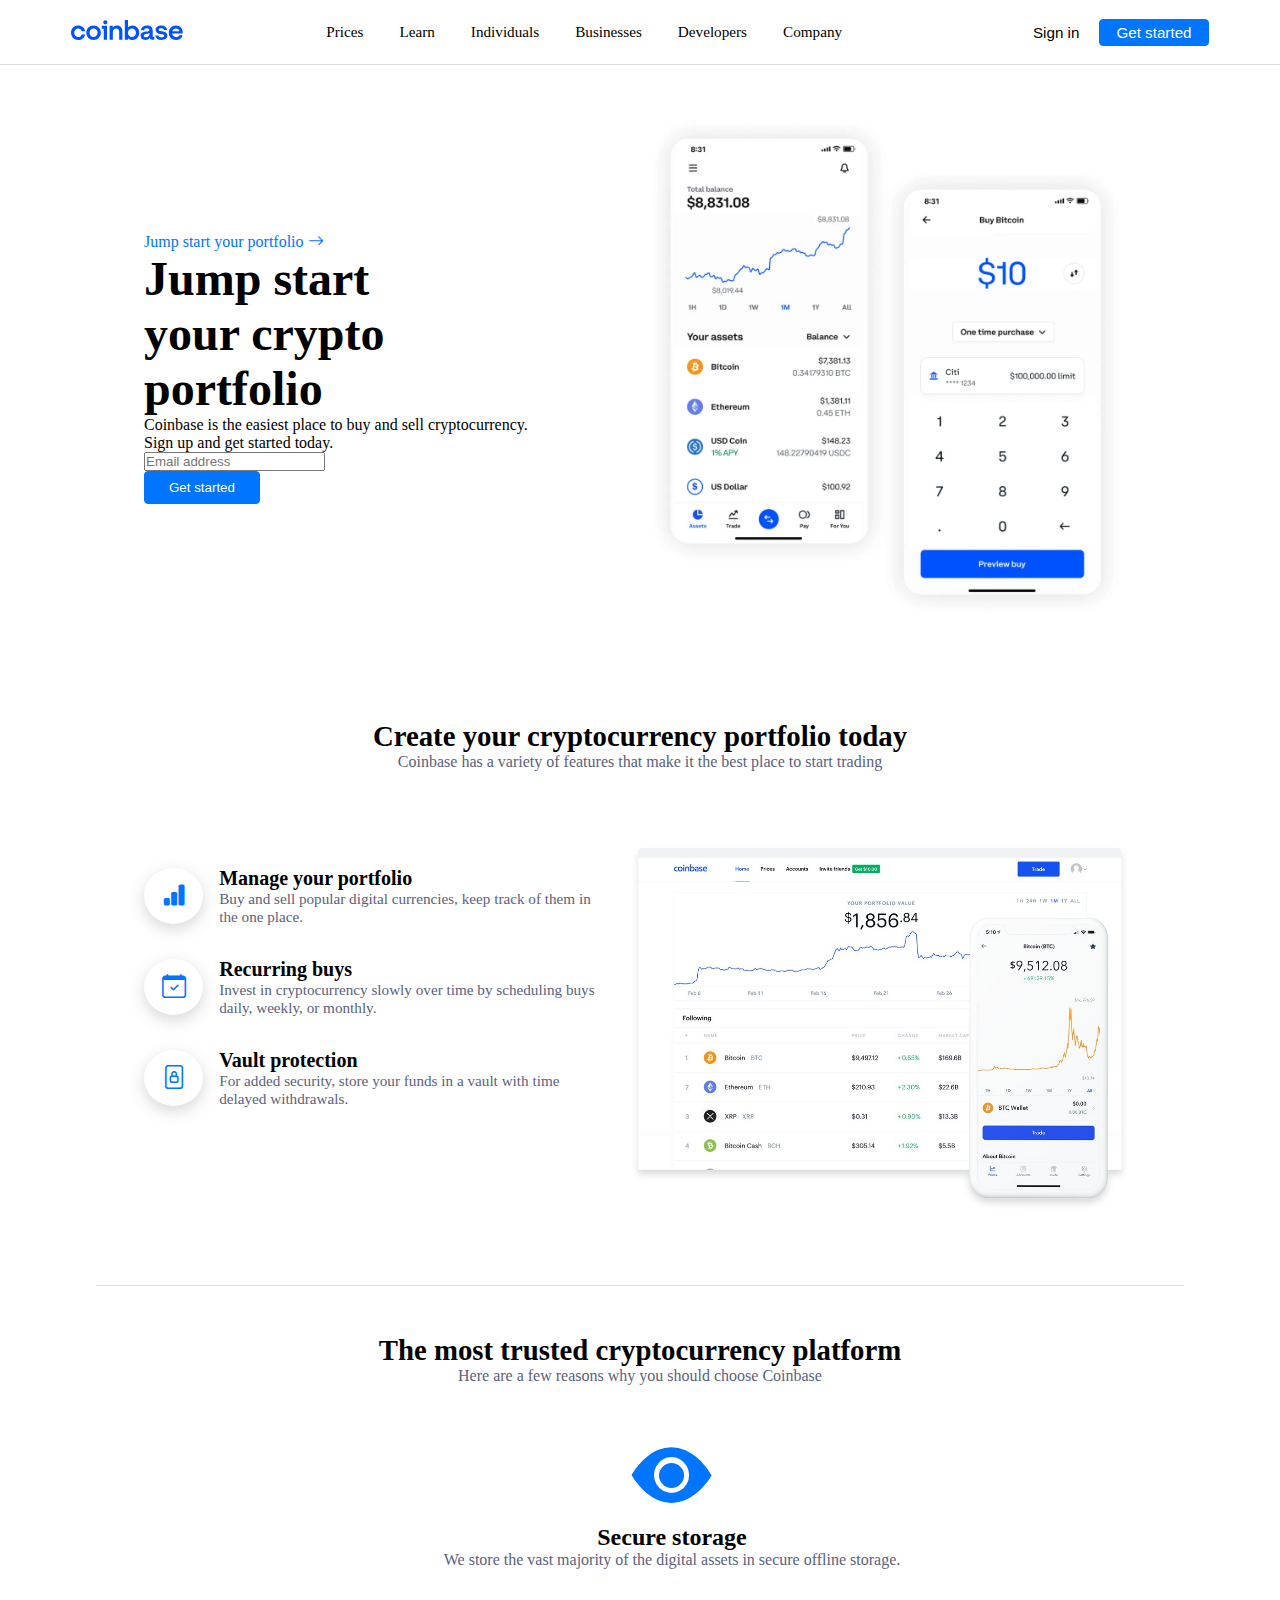
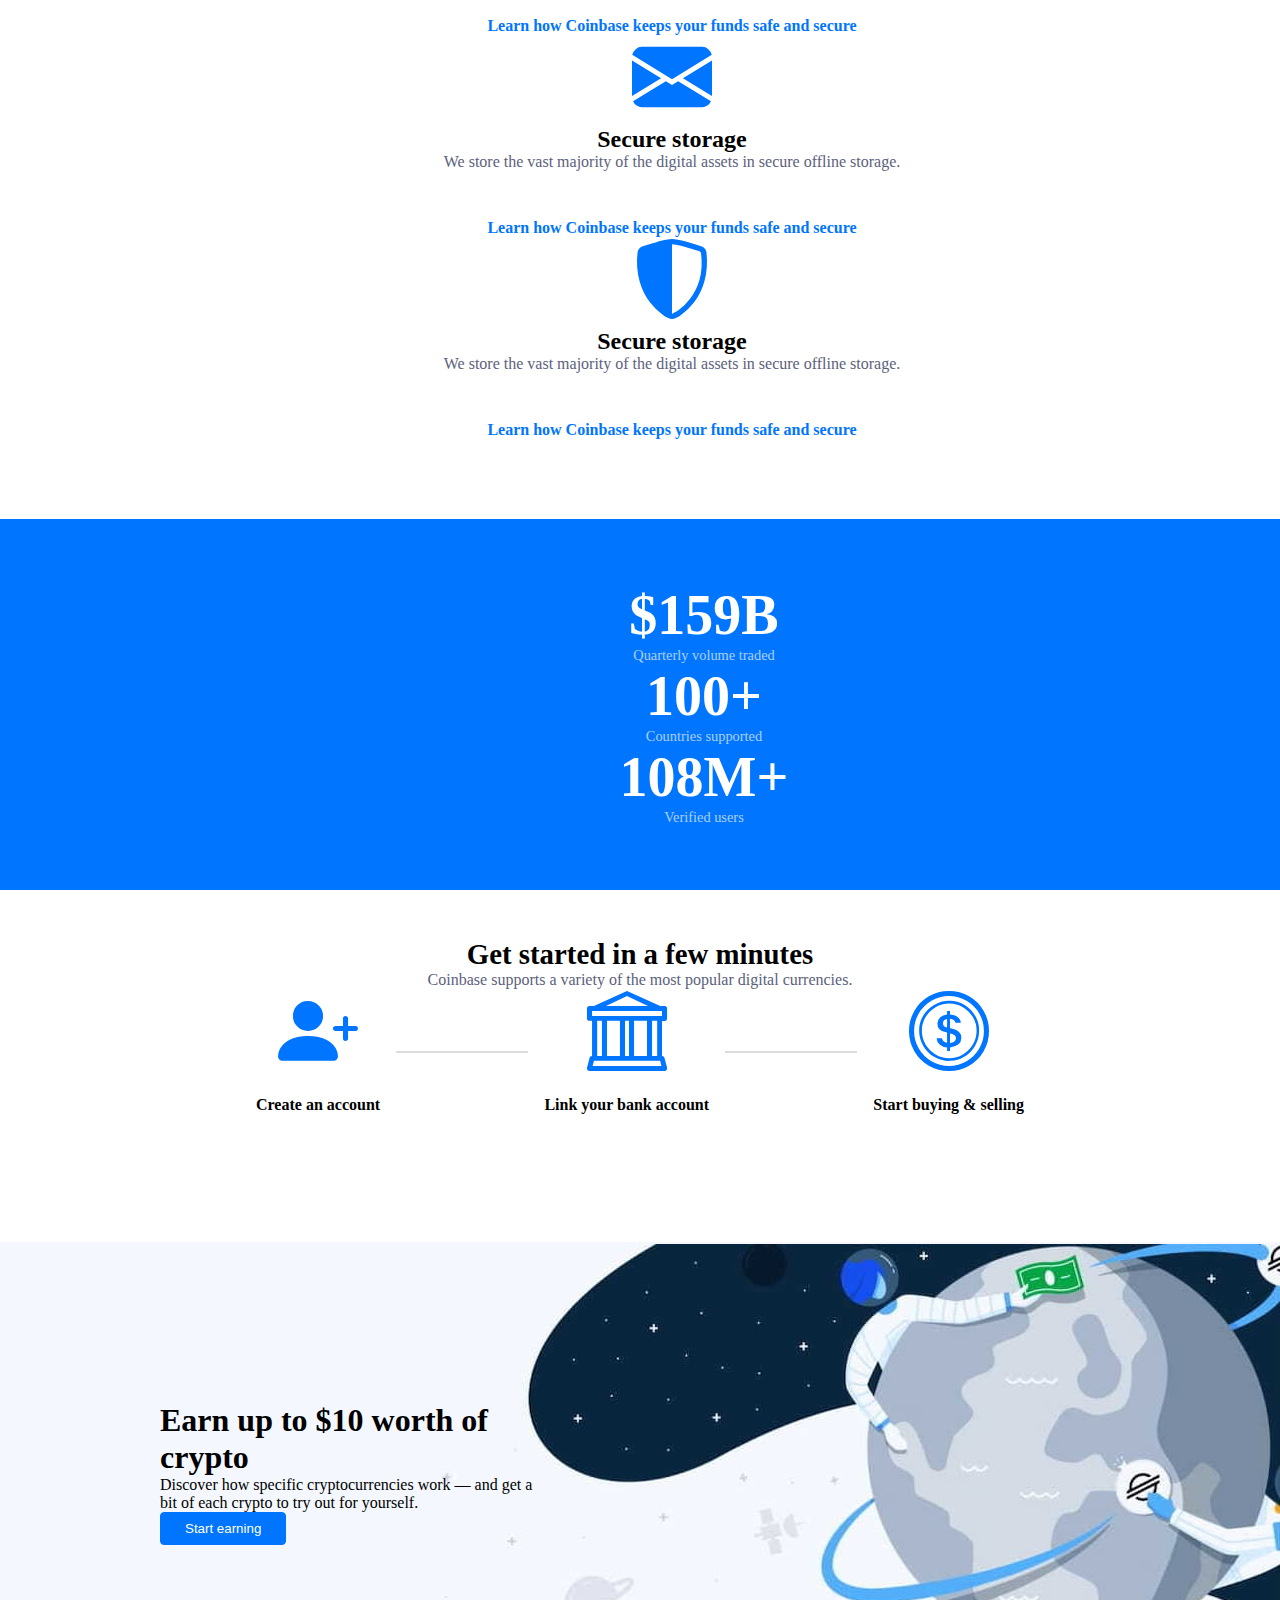
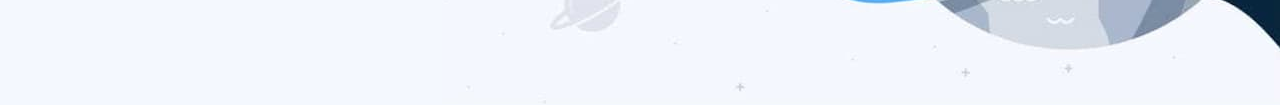
<file: html/index.html>
<!DOCTYPE html>
<html lang="en">
<head>
    <meta charset="UTF-8">
    <meta http-equiv="X-UA-Compatible" content="IE=edge">
    <meta name="viewport" content="width=device-width, initial-scale=1.0">
    <title>Document</title>
    <link href="https://cdn.jsdelivr.net/npm/bootstrap@5.3.0-alpha1/dist/css/bootstrap.min.css" rel="stylesheet" integrity="sha384-GLhlTQ8iRABdZLl6O3oVMWSktQOp6b7In1Zl3/Jr59b6EGGoI1aFkw7cmDA6j6gD" crossorigin="anonymous">
    <link rel="stylesheet" href="https://cdn.jsdelivr.net/npm/bootstrap-icons@1.10.3/font/bootstrap-icons.css">
    <link rel="stylesheet" href="../css/style.css">
</head>
<body>
    <nav class="nav">
        <div class="logo">
            <a href="#">
                <img src="../assets/img/logo.svg" alt="logo">
            </a>
        </div>
        <div class="menu d-none d-md-block">
            <ul class="main-menu">
                <li><a href="#">Prices</a></li>
                <li><a href="#">Learn</a></li>
                <li><a href="#">Individuals</a></li>
                <li><a href="#">Businesses</a></li>
                <li><a href="#">Developers</a></li>
                <li><a href="#">Company</a></li>
            </ul>
        </div>
        <div class="get-started">
            <button class="btn-sec-s">Sign in</button>
            <button class="btn-main-s">Get started</button>
        </div>
    </nav>
    <section class="sec-home container">
        <div class="home-cta">
            <div class="cta-text">
                <span>Jump start your portfolio</span>
                <i class="bi bi-arrow-right"></i>
            </div><!-- /. cta-text-->
            <h2 class="home-title h1">Jump start your crypto portfolio</h2>
            <p class="home-description">Coinbase is the easiest place to buy and sell cryptocurrency. 
                <br> Sign up and get started today.</p>
            <div class="lead-magnet row align-items-center">
                <div class="col">
                    <input type="text" class="form-control" placeholder="Email address">
                </div>
                <div class="col">
                    <button class="btn-main">Get started</button>
                </div>
            </div>
        </div> <!-- /. home-cta-->
        <div class="home-img d-none d-md-block">
            <img src="../assets/img/phone.webp" alt="wallet">
        </div>
    </section> <!-- /. sec-home-->
    <section class="sec-features container">
        <div class="intro">
            <h3>Create your cryptocurrency portfolio today</h3>
            <p>Coinbase has a variety of features that make it the best place to start trading</p>
        </div>
        <div class="features">
            <div class="text">
                <div class="feature">
                    <span class="icon-sm">
                        <i class="bi bi-bar-chart-fill"></i>
                    </span>
                    <div class="description">
                        <h4 class="description-title">Manage your portfolio</h4>
                        <h3 class="description-text">Buy and sell popular digital currencies, keep track of them in the one place.</h3>
                    </div>
                </div>
                <div class="feature">
                    <span class="icon-sm">
                        <i class="bi bi-calendar-check"></i>
                    </span>
                    <div class="description">
                        <h4 class="description-title">Recurring buys</h4>
                        <h3 class="description-text">Invest in cryptocurrency slowly over time by scheduling buys daily, weekly, or monthly.</h3>
                    </div>
                </div>
                <div class="feature">
                    <span class="icon-sm">
                        <i class="bi bi-file-lock"></i>
                    </span>
                    <div class="description">
                        <h4 class="description-title">Vault protection</h4>
                        <h3 class="description-text">For added security, store your funds in a vault with time delayed withdrawals.</h3>
                    </div>
                </div>
            </div>
            <div class="image d-none d-md-block">
                <img src="../assets/img/feature-img.jpg" alt="Desktop">
            </div>
        </div>
    </section> <!-- /. sec-features-->
    <section class="sec-benefits container">
        <div class="intro">
            <h3>The most trusted cryptocurrency platform</h3>
            <p>Here are a few reasons why you should choose Coinbase</p>
        </div>
        <div class="benefit-cards row">
            <div class="benefit col-md">
                <i class="bi bi-eye-fill icon"></i>
                <div class="description">
                    <h4 class="title">Secure storage</h4>
                    <p class="text">We store the vast majority of the digital assets in secure offline storage.</p>
                </div>
                <div class="cta">
                    Learn how Coinbase keeps your funds safe and secure 
                </div>
            </div>
            <div class="benefit col-md">
                <i class="bi bi-envelope-fill icon"></i>
                <div class="description">
                    <h4 class="title">Secure storage</h4>
                    <p class="text">We store the vast majority of the digital assets in secure offline storage.</p>
                </div>
                <div class="cta">
                    Learn how Coinbase keeps your funds safe and secure 
                </div>
            </div>
            <div class="benefit col-md">
                <i class="bi bi-shield-shaded icon"></i>
                <div class="description">
                    <h4 class="title">Secure storage</h4>
                    <p class="text">We store the vast majority of the digital assets in secure offline storage.</p>
                </div>
                <div class="cta">
                    Learn how Coinbase keeps your funds safe and secure 
                </div>
            </div>
        </div>
    </section>
    <section class="sec-kpis row">
        <div class="kpi col-md">
            <span class="number">$159B</span>
            <span class="desc">Quarterly volume traded</span>
        </div>
        <div class="kpi col-md">
            <span class="number">100+</span>
            <span class="desc">Countries supported</span>
        </div>
        <div class="kpi col-md">
            <span class="number">108M+</span>
            <span class="desc">Verified users</span>
        </div>
    </section>
    <section class="sec-onboarding container">
        <div class="intro">
            <h3>Get started in a few minutes</h3>
            <p>Coinbase supports a variety of the most popular digital currencies.</p>
        </div>
        <div class="steps">
            <div class="icon-desc">
                <i class="bi bi-person-plus-fill"></i>
                <h4 class="title">Create an account</h4>
            </div>
            <div class="step-separator"></div>
            <div class="icon-desc">
                <i class="bi bi-bank"></i>
                <h4 class="title">Link your bank account</h4>
            </div>
            <div class="step-separator"></div>
            <div class="icon-desc">
                <i class="bi bi-coin"></i>
                <h4 class="title">Start buying & selling</h4>
            </div>
        </div>
    </section>
    <section class="sec-footer-cta">
        <div class="footer-cta">
            <h4 class="cta-title">
                Earn up to $10 worth of crypto
            </h4>
            <p class="cta-description">Discover how specific cryptocurrencies work — and get a bit of each crypto to try out for yourself.</p>
            <button class="btn-main">Start earning</button>
        </div>
    </section>


    <script src="https://cdn.jsdelivr.net/npm/bootstrap@5.3.0-alpha1/dist/js/bootstrap.bundle.min.js" integrity="sha384-w76AqPfDkMBDXo30jS1Sgez6pr3x5MlQ1ZAGC+nuZB+EYdgRZgiwxhTBTkF7CXvN" crossorigin="anonymous"></script>
</body>
</html>
</file>
<file: css/style.css>
.btn-main, .btn-main-s {
  padding: 0.5rem 1.5rem;
  border-radius: 0.25rem;
  background-color: #0075FF;
  color: #fff;
  border: solid 1px #0075FF;
}
.btn-main:hover, .btn-main-s:hover {
  background-color: #fff;
  color: #0075FF;
}
.btn-main-s {
  font-size: 0.95rem;
  padding: 0.25rem 1rem;
}

.btn-sec, .btn-sec-s {
  padding: 0.5rem 1.5rem;
  border-radius: 0.25rem;
  color: #000;
  background-color: transparent;
  border: none;
}
.btn-sec:hover, .btn-sec-s:hover {
  color: #888;
}
.btn-sec-s {
  font-size: 0.95rem;
  padding: 0.25rem 1rem;
}

.main-menu {
  margin-bottom: 0;
  padding: 0;
}
.main-menu li {
  list-style: none;
  display: inline;
  font-size: 0.95rem;
  margin-right: 2rem;
}
.main-menu li a {
  text-decoration: none;
  color: #000;
}
.main-menu li a:hover {
  text-decoration: underline;
}

.icon-sm i {
  font-size: 1.5rem;
  color: #0075FF;
  padding: 0.95rem 1.1rem;
  border-radius: 50%;
  box-shadow: 0 5px 15px rgba(94, 94, 94, 0.2509803922);
}

.benefit {
  display: flex;
  flex-direction: column;
}
.benefit .icon {
  color: #0075FF;
  font-size: 5rem;
  text-align: center;
}
.benefit .description .title {
  font-size: 1.5rem;
  text-align: center;
}
.benefit .description .text {
  color: #5b617c;
  font-weight: 400;
  text-align: center;
}
.benefit .cta {
  color: #0075FF;
  margin-top: 3rem;
  font-weight: 600;
  text-align: center;
}

.icon-desc {
  display: flex;
  flex-direction: column;
  align-items: center;
  justify-content: center;
}
.icon-desc i {
  color: #0075FF;
  font-size: 5rem;
  padding: 0;
}
.icon-desc .title {
  margin-top: 1rem;
  font-size: 1rem;
  font-weight: 600;
}

* {
  padding: 0;
  margin: 0;
}

.nav {
  display: flex;
  justify-content: space-around;
  align-items: center;
  width: 100%;
  height: 4rem;
  border-bottom: solid 1px #ddd;
}

.logo img {
  max-width: 7rem;
}

.sec-home {
  display: flex;
  align-items: center;
  width: 100%;
  padding: 3rem;
  max-width: 992px;
  margin: auto;
  /*max-width: 768px;
  margin: auto;*/
}
.sec-home .home-cta {
  flex: 1;
}
.sec-home .home-cta .cta-text {
  color: #0075FF;
}
.sec-home .home-cta .home-title {
  width: 20rem;
  font-size: 3rem;
}
.sec-home .home-img img {
  width: 500px;
}

.sec-features, .sec-onboarding, .sec-benefits {
  width: 100%;
  padding: 3rem;
  max-width: 992px;
  margin: auto;
  /*max-width: 768px;
  margin: auto;*/
}
.sec-features .intro, .sec-features .sec-onboarding, .sec-onboarding .intro, .sec-onboarding .sec-onboarding, .sec-features .sec-benefits, .sec-onboarding .sec-benefits, .sec-benefits .intro, .sec-benefits .sec-onboarding, .sec-benefits .sec-benefits {
  text-align: center;
}
.sec-features .intro h3, .sec-features .sec-onboarding h3, .sec-onboarding .intro h3, .sec-onboarding .sec-onboarding h3, .sec-features .sec-benefits h3, .sec-onboarding .sec-benefits h3, .sec-benefits .intro h3, .sec-benefits .sec-onboarding h3, .sec-benefits .sec-benefits h3 {
  font-size: 1.8rem;
}
.sec-features .intro p, .sec-features .sec-onboarding p, .sec-onboarding .intro p, .sec-onboarding .sec-onboarding p, .sec-features .sec-benefits p, .sec-onboarding .sec-benefits p, .sec-benefits .intro p, .sec-benefits .sec-onboarding p, .sec-benefits .sec-benefits p {
  font-size: 1rem;
  color: #5b617c;
}
.sec-features .features, .sec-onboarding .features, .sec-benefits .features {
  display: flex;
  gap: 1rem;
  margin-top: 4rem;
}
.sec-features .features .text, .sec-onboarding .features .text, .sec-benefits .features .text {
  padding: 2rem 0;
  flex: 1;
}
.sec-features .features .text .feature, .sec-onboarding .features .text .feature, .sec-benefits .features .text .feature {
  display: flex;
  flex-direction: row;
  align-items: center;
  margin-bottom: 2rem;
}
.sec-features .features .text .feature .description, .sec-onboarding .features .text .feature .description, .sec-benefits .features .text .feature .description {
  margin-left: 1rem;
  max-width: 25rem;
}
.sec-features .features .text .feature .description .description-title, .sec-onboarding .features .text .feature .description .description-title, .sec-benefits .features .text .feature .description .description-title {
  font-size: 1.25rem;
}
.sec-features .features .text .feature .description .description-text, .sec-onboarding .features .text .feature .description .description-text, .sec-benefits .features .text .feature .description .description-text {
  font-size: 0.95rem;
  font-weight: 400;
  color: #5b617c;
}
.sec-features .features .image img, .sec-onboarding .features .image img, .sec-benefits .features .image img {
  max-width: 32rem;
}

.sec-benefits {
  border-top: 1px solid #ddd;
}
.sec-benefits .benefit-cards {
  width: 100%;
  padding: 0 2rem 2rem 2rem;
  margin-top: 3rem;
}

.sec-kpis {
  width: 100%;
  background-color: #0075FF;
  color: #fff;
  padding: 4rem;
}
.sec-kpis .kpi {
  display: flex;
  flex-direction: column;
  align-items: center;
}
.sec-kpis .kpi .number {
  font-size: 3.5rem;
  font-weight: 600;
}
.sec-kpis .kpi .desc {
  font-size: 0.9rem;
  color: rgba(255, 255, 255, 0.6666666667);
}

.sec-onboarding .steps {
  display: flex;
  padding: 0 7rem 5rem 7rem;
  align-items: center;
  justify-content: center;
}
.sec-onboarding .steps .step-separator {
  flex: 1;
  border-top: 2px solid #ddd;
  margin: 0 1rem;
}

.sec-footer-cta {
  background-color: #f4f8fe;
  padding: 10rem;
  background-image: url("../assets/img/bg-footer.jpg");
  background-repeat: no-repeat;
  background-position: 100%;
}
.sec-footer-cta .footer-cta {
  width: 40%;
}
.sec-footer-cta .footer-cta .cta-title {
  font-size: 2rem;
}
.sec-footer-cta .footer-cta .cta-description {
  font-size: 1rem;
}

@media (max-width: 768px) {
  .sec-onboarding .steps {
    flex-direction: column;
  }
  .sec-onboarding .steps .icon-desc .title {
    text-align: center;
  }
  .sec-footer-cta {
    background-image: none;
    padding: 5rem;
  }
  .sec-footer-cta .footer-cta {
    width: 100%;
    text-align: center;
  }
  .sec-benefits .intro, .sec-benefits .sec-benefits, .sec-benefits .sec-onboarding {
    text-align: center;
  }
  .sec-benefits .intro h3, .sec-benefits .sec-benefits h3, .sec-benefits .sec-onboarding h3 {
    font-size: 2rem;
  }
  .sec-features .intro h3, .sec-benefits .intro h3, .sec-onboarding .intro h3, .sec-features .sec-benefits h3, .sec-benefits .sec-benefits h3, .sec-onboarding .sec-benefits h3, .sec-features .sec-onboarding h3, .sec-benefits .sec-onboarding h3, .sec-onboarding .sec-onboarding h3 {
    font-size: 2rem;
  }
}

/*# sourceMappingURL=style.css.map */
</file>
